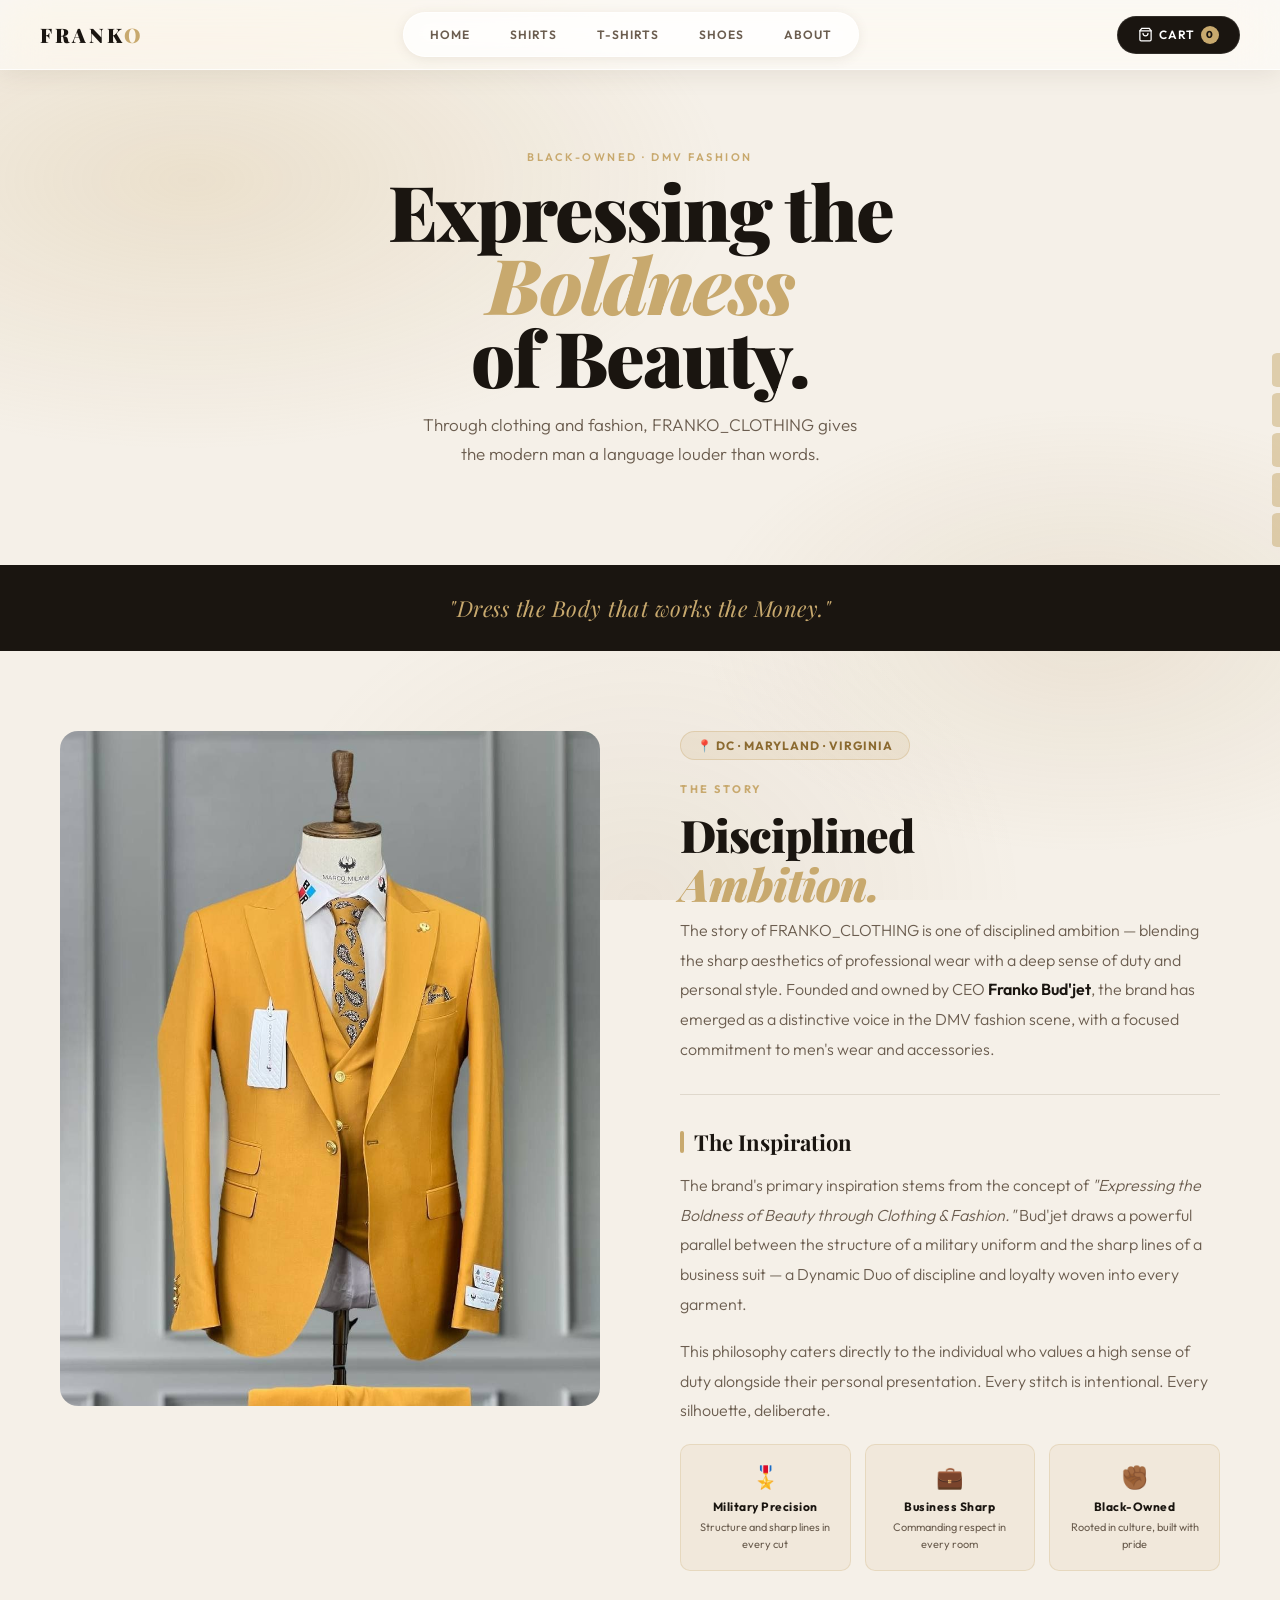
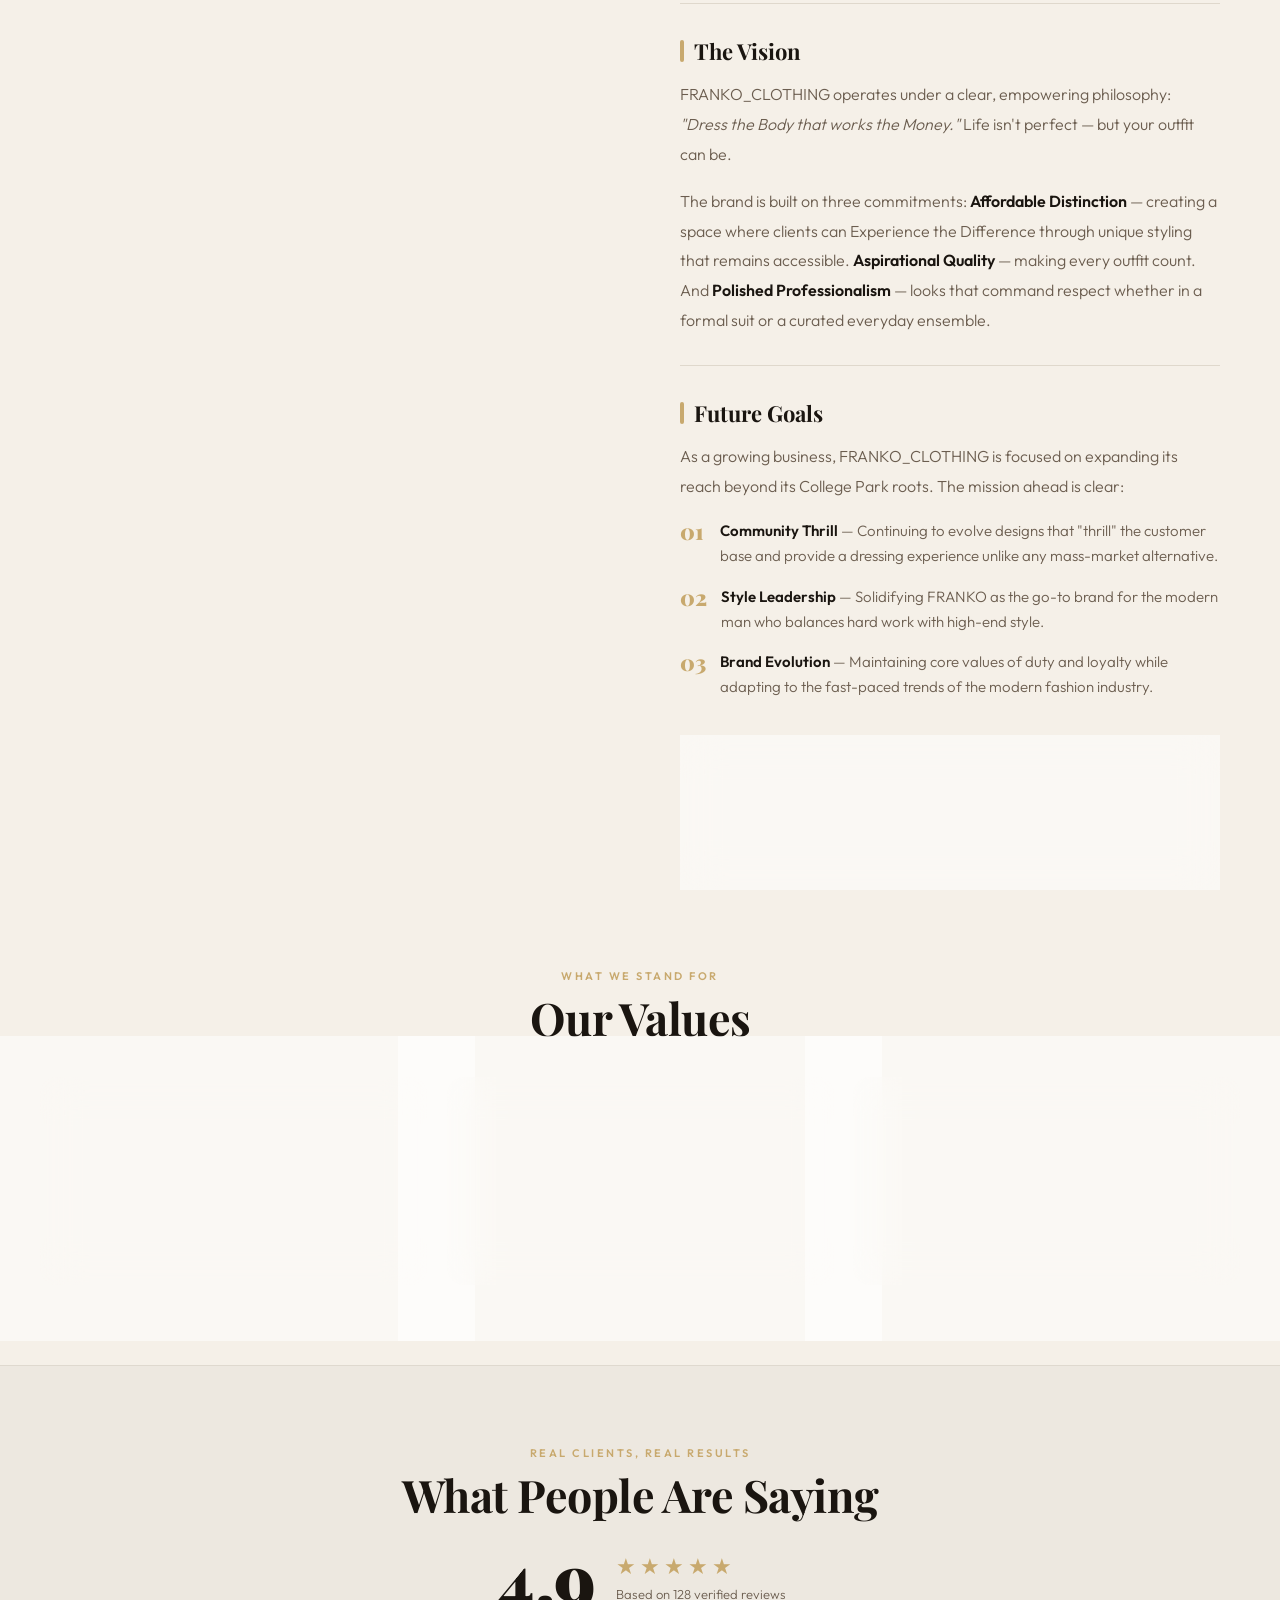
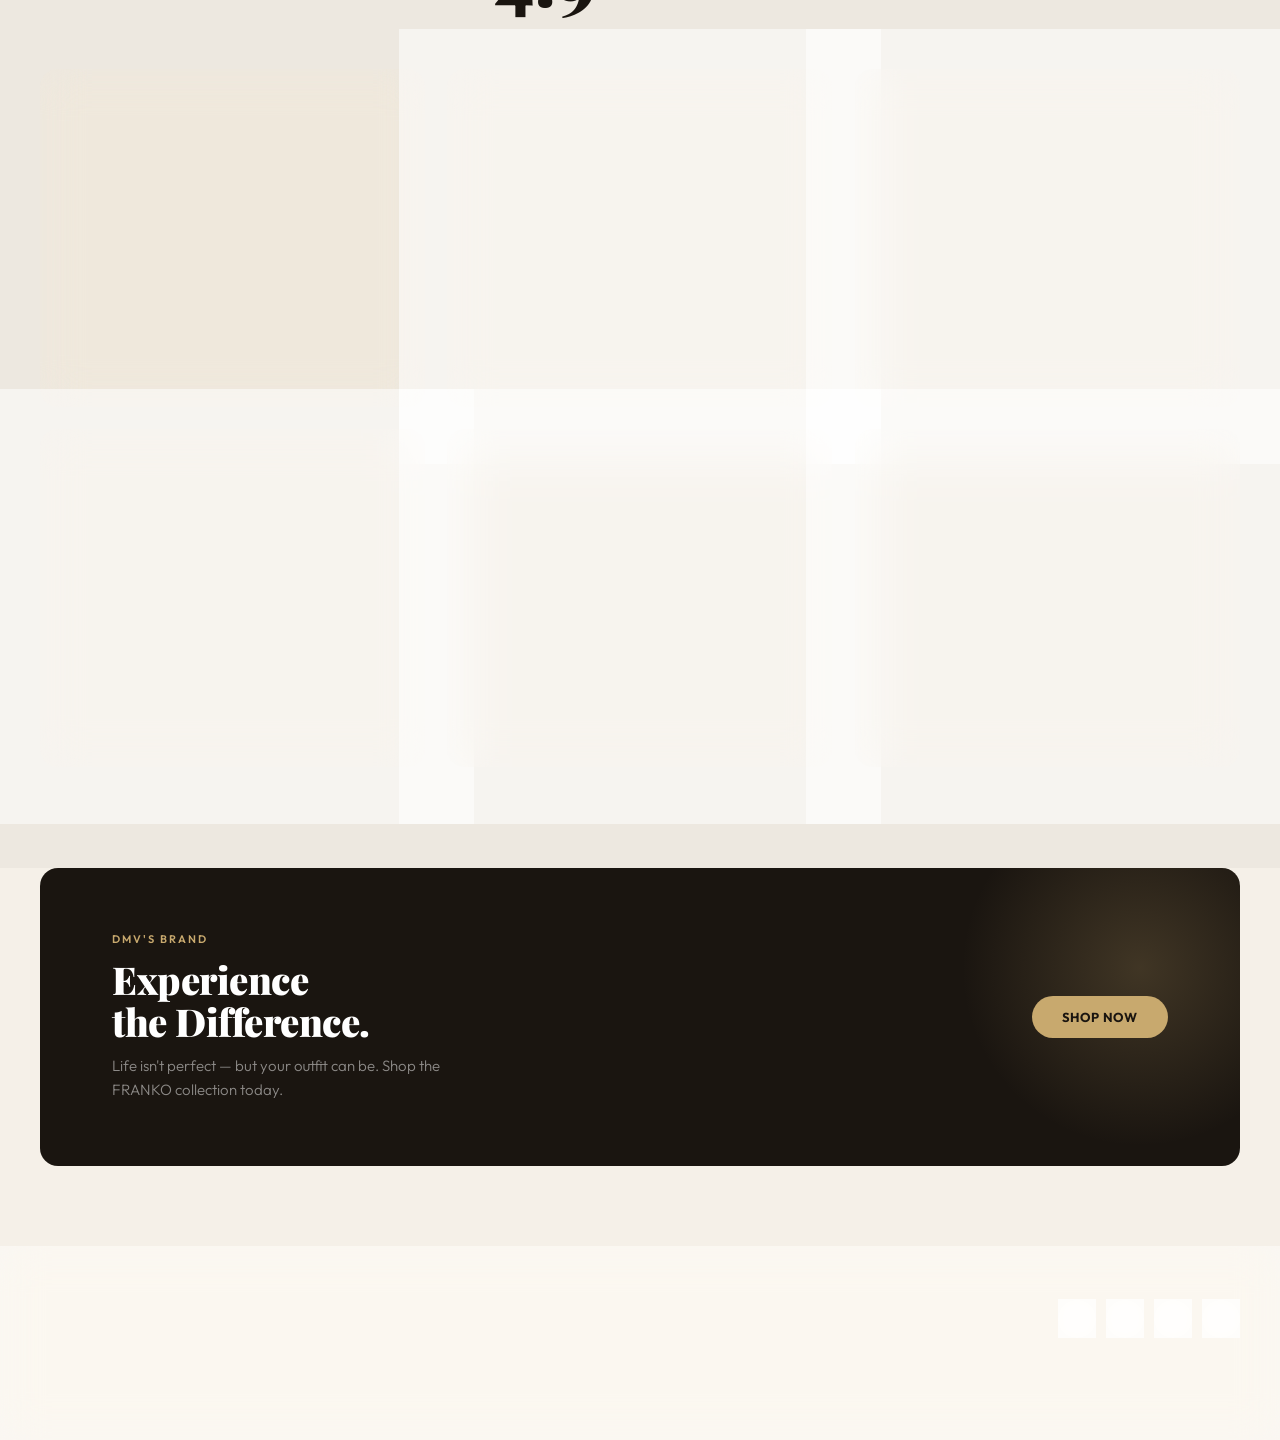
<file: pages/about.html>
<!DOCTYPE html>
<html lang="en">
<head>
<meta charset="UTF-8">
<meta name="viewport" content="width=device-width, initial-scale=1.0">
<title>FRANKO CLOTHING — About</title>
<link rel="stylesheet" href="../css/style.css">
<style>
.about-quote-bar {
  background: var(--dark);
  padding: 28px 40px;
  text-align: center;
}
.about-quote-bar p {
  font-family: var(--fd);
  font-size: clamp(16px, 2.2vw, 22px);
  font-style: italic;
  color: var(--accent);
  letter-spacing: 0.5px;
}

.story-section {
  padding: 80px 40px;
  display: grid;
  grid-template-columns: 1fr 1fr;
  gap: 80px;
  align-items: start;
  max-width: 1240px;
  margin: 0 auto;
}
.story-img {
  border-radius: var(--r);
  overflow: hidden;
  position: sticky;
  top: 90px;
  aspect-ratio: 4/5;
}
.story-img img { width: 100%; height: 100%; object-fit: cover; display: block; }

.story-content h2 {
  font-family: var(--fd);
  font-size: clamp(30px, 3.5vw, 46px);
  font-weight: 900;
  color: var(--dark);
  line-height: 1.1;
  letter-spacing: -1px;
  margin-bottom: 8px;
}
.story-content h2 em { font-style: italic; color: var(--accent); }
.story-eyebrow {
  font-size: 11px; font-weight: 700;
  letter-spacing: 2.5px; text-transform: uppercase;
  color: var(--accent); margin-bottom: 14px;
}
.story-content p {
  font-size: 16px; color: var(--mid);
  font-weight: 300; line-height: 1.85;
  margin-bottom: 18px;
}
.story-divider {
  border: none;
  border-top: 1px solid rgba(100,80,50,.15);
  margin: 30px 0;
}
.story-sub {
  font-family: var(--fd);
  font-size: 22px; font-weight: 700;
  color: var(--dark); margin-bottom: 14px;
  margin-top: 32px;
  display: flex; align-items: center; gap: 10px;
}
.story-sub::before {
  content: '';
  width: 4px; height: 22px;
  background: var(--accent);
  border-radius: 2px;
  flex-shrink: 0;
}

.dmv-badge {
  display: inline-flex; align-items: center; gap: 8px;
  padding: 6px 16px; border-radius: var(--r-pill);
  background: rgba(200,169,110,.15); border: 1px solid rgba(200,169,110,.35);
  font-size: 12px; font-weight: 700; color: #8b6a30;
  letter-spacing: 1px; text-transform: uppercase; margin-bottom: 22px;
}

.pillars-grid {
  display: grid; grid-template-columns: repeat(3, 1fr);
  gap: 14px; margin: 18px 0 32px;
}
.pillar {
  padding: 18px 14px;
  border-radius: var(--r-sm);
  background: rgba(200,169,110,.1);
  border: 1px solid rgba(200,169,110,.25);
  text-align: center;
}
.pillar-icon { font-size: 22px; margin-bottom: 8px; }
.pillar-label { font-size: 12px; font-weight: 700; color: var(--dark); letter-spacing: .5px; line-height: 1.3; }
.pillar-desc { font-size: 11px; color: var(--mid); margin-top: 5px; line-height: 1.5; }

.goals-list { list-style: none; display: flex; flex-direction: column; gap: 16px; margin-top: 16px; }
.goals-list li {
  display: flex; gap: 14px; align-items: flex-start;
  font-size: 15px; color: var(--mid); font-weight: 300; line-height: 1.65;
}
.goal-num {
  font-family: var(--fd); font-size: 22px; font-weight: 900;
  color: var(--accent); line-height: 1.1; flex-shrink: 0; min-width: 26px;
}
.goals-list li strong { color: var(--dark); font-weight: 600; }

.founder-card {
  margin-top: 36px;
  padding: 22px;
  border-radius: var(--r);
  background: var(--glass);
  backdrop-filter: blur(20px);
  border: 1px solid var(--gb);
  display: flex;
  gap: 16px;
  align-items: flex-start;
}
.founder-avatar {
  width: 60px; height: 60px; border-radius: 50%;
  overflow: hidden; flex-shrink: 0;
  border: 2px solid var(--accent);
  background: linear-gradient(135deg, var(--dark), var(--dark2));
  display: flex; align-items: center; justify-content: center;
  font-family: var(--fd); font-size: 22px; font-weight: 900;
  color: var(--accent);
}
.founder-name {
  font-family: var(--fd); font-size: 17px; font-weight: 700;
  color: var(--dark); margin-bottom: 3px;
}
.founder-title { font-size: 11px; color: var(--accent); font-weight: 700; letter-spacing: 1.2px; text-transform: uppercase; margin-bottom: 6px; }
.founder-bio { font-size: 13px; color: var(--mid); line-height: 1.6; font-weight: 300; }

/* ── REVIEWS ── */
.reviews-section {
  padding: 80px 40px 100px;
  background: rgba(26,21,16,.03);
  border-top: 1px solid rgba(100,80,50,.1);
}
.reviews-header { text-align: center; margin-bottom: 56px; }
.overall-score {
  display: flex; align-items: center; justify-content: center;
  gap: 20px; margin-top: 22px; flex-wrap: wrap;
}
.score-big {
  font-family: var(--fd); font-size: 72px; font-weight: 900;
  color: var(--dark); line-height: 1;
}
.score-right { text-align: left; }
.stars-row { display: flex; gap: 4px; margin-bottom: 6px; }
.star-f { color: var(--accent); font-size: 22px; }
.star-h { color: var(--accent); font-size: 22px; opacity: .6; }
.score-count { font-size: 13px; color: var(--mid); font-weight: 300; }

.reviews-grid {
  display: grid;
  grid-template-columns: repeat(3, 1fr);
  gap: 22px;
}
.review-card {
  padding: 28px;
  border-radius: var(--r);
  background: var(--glass);
  backdrop-filter: blur(22px) saturate(150%);
  -webkit-backdrop-filter: blur(22px) saturate(150%);
  border: 1px solid var(--gb);
  box-shadow: var(--gs);
  transition: transform .3s cubic-bezier(.22,.68,0,1.2), box-shadow .3s;
  display: flex; flex-direction: column;
}
.review-card:hover { transform: translateY(-6px); box-shadow: var(--gs-lg); }

.review-stars { display: flex; gap: 3px; margin-bottom: 16px; }
.review-stars .s { font-size: 13px; color: var(--accent); }

.review-quote {
  font-family: var(--fd);
  font-size: 52px; color: var(--accent);
  line-height: .5; margin-bottom: 10px;
}
.review-text {
  font-size: 15px; color: var(--mid);
  font-weight: 300; line-height: 1.75;
  font-style: italic; flex: 1;
  margin-bottom: 22px;
}
.review-author {
  display: flex; align-items: center; gap: 12px;
  border-top: 1px solid rgba(100,80,50,.1);
  padding-top: 18px;
}
.author-initials {
  width: 40px; height: 40px; border-radius: 50%;
  display: flex; align-items: center; justify-content: center;
  font-size: 13px; font-weight: 800;
  flex-shrink: 0; font-family: var(--fd);
}
.author-name { font-size: 14px; font-weight: 600; color: var(--dark); margin-bottom: 2px; }
.author-location { font-size: 12px; color: var(--mid); font-weight: 300; }
.verified {
  margin-left: auto; flex-shrink: 0;
  font-size: 10px; font-weight: 700;
  letter-spacing: .5px; text-transform: uppercase;
  color: #4a7c4a; background: rgba(74,124,74,.12);
  padding: 3px 10px; border-radius: var(--r-pill);
}
.review-card.dark {
  background: var(--dark);
  border-color: rgba(200,169,110,.25);
}
.review-card.dark .review-text { color: rgba(245,240,232,.6); }
.review-card.dark .review-quote { color: var(--accent); }
.review-card.dark .author-name { color: var(--white); }
.review-card.dark .author-location { color: rgba(245,240,232,.38); }
.review-card.dark .review-author { border-color: rgba(255,255,255,.07); }
.review-card.dark .review-stars .s { color: var(--accent); }

@media (max-width: 1024px) {
  .story-section { grid-template-columns: 1fr; gap: 40px; }
  .story-img { position: static; aspect-ratio: 16/9; }
  .reviews-grid { grid-template-columns: repeat(2, 1fr); }
  .pillars-grid { grid-template-columns: 1fr 1fr; }
}
@media (max-width: 768px) {
  .story-section { padding: 60px 20px; }
  .reviews-section { padding: 60px 20px 80px; }
  .about-quote-bar { padding: 22px 20px; }
  .reviews-grid { grid-template-columns: 1fr; }
  .pillars-grid { grid-template-columns: 1fr 1fr; }
}
@media (max-width: 480px) {
  .pillars-grid { grid-template-columns: 1fr; }
}
</style>
</head>
<body>

<nav class="main-nav">
  <a href="../index.html" class="nav-logo">Frank<span>o</span></a>
  <ul class="nav-links">
    <li><a href="../index.html">Home</a></li>
    <li><a href="shirts.html">Shirts</a></li>
    <li><a href="tshirts.html">T-Shirts</a></li>
    <li><a href="shoes.html">Shoes</a></li>
    <li><a href="about.html">About</a></li>
  </ul>
  <div class="nav-right">
    <a href="#" class="nav-cart">
      <svg viewBox="0 0 24 24" fill="none" stroke="currentColor" stroke-width="2" stroke-linecap="round"><path d="M6 2L3 6v14a2 2 0 0 0 2 2h14a2 2 0 0 0 2-2V6l-3-4z"/><line x1="3" y1="6" x2="21" y2="6"/><path d="M16 10a4 4 0 0 1-8 0"/></svg>
      Cart <span class="cart-count">0</span>
    </a>
    <button class="hamburger" aria-label="Menu">
      <span></span><span></span><span></span>
    </button>
  </div>
</nav>

<div class="mobile-menu">
  <a href="../index.html">Home</a>
  <a href="shirts.html">Shirts</a>
  <a href="tshirts.html">T-Shirts</a>
  <a href="shoes.html">Shoes</a>
  <a href="about.html">About</a>
</div>

<div class="page-indicator">
  <a class="pi-item" href="../index.html"><span class="pi-label">Home</span><span class="pi-dot"></span></a>
  <a class="pi-item" href="shirts.html"><span class="pi-label">Shirts</span><span class="pi-dot"></span></a>
  <a class="pi-item" href="tshirts.html"><span class="pi-label">T-Shirts</span><span class="pi-dot"></span></a>
  <a class="pi-item" href="shoes.html"><span class="pi-label">Shoes</span><span class="pi-dot"></span></a>
  <a class="pi-item" href="about.html"><span class="pi-label">About</span><span class="pi-dot"></span></a>
</div>

<div class="page-wrapper">

  <!-- HERO -->
  <div class="page-hero">
    <div class="section-tag fade-up d1">Black-Owned · DMV Fashion</div>
    <h1 class="fade-up d2">Expressing the<br><em>Boldness</em><br>of Beauty.</h1>
    <p class="fade-up d3">Through clothing and fashion, FRANKO_CLOTHING gives the modern man a language louder than words.</p>
  </div>

  <!-- QUOTE BAR -->
  <div class="about-quote-bar">
    <p>"Dress the Body that works the Money."</p>
  </div>

  <!-- STORY SECTION -->
  <div class="story-section">
    <div class="story-img">
      <img src="/images/suits/IMG_20260327_170006_142.jpg" alt="Franko Clothing — disciplined style">
    </div>

    <div class="story-content">
      <div class="dmv-badge">📍 DC · Maryland · Virginia</div>

      <div class="story-eyebrow">The Story</div>
      <h2>Disciplined<br><em>Ambition.</em></h2>
      <p>The story of FRANKO_CLOTHING is one of disciplined ambition — blending the sharp aesthetics of professional wear with a deep sense of duty and personal style. Founded and owned by CEO <strong style="color:var(--dark);font-weight:600;">Franko Bud'jet</strong>, the brand has emerged as a distinctive voice in the DMV fashion scene, with a focused commitment to men's wear and accessories.</p>

      <hr class="story-divider">

      <div class="story-sub">The Inspiration</div>
      <p>The brand's primary inspiration stems from the concept of <em>"Expressing the Boldness of Beauty through Clothing & Fashion."</em> Bud'jet draws a powerful parallel between the structure of a military uniform and the sharp lines of a business suit — a Dynamic Duo of discipline and loyalty woven into every garment.</p>
      <p>This philosophy caters directly to the individual who values a high sense of duty alongside their personal presentation. Every stitch is intentional. Every silhouette, deliberate.</p>

      <div class="pillars-grid">
        <div class="pillar">
          <div class="pillar-icon">🎖️</div>
          <div class="pillar-label">Military Precision</div>
          <div class="pillar-desc">Structure and sharp lines in every cut</div>
        </div>
        <div class="pillar">
          <div class="pillar-icon">💼</div>
          <div class="pillar-label">Business Sharp</div>
          <div class="pillar-desc">Commanding respect in every room</div>
        </div>
        <div class="pillar">
          <div class="pillar-icon">✊🏾</div>
          <div class="pillar-label">Black-Owned</div>
          <div class="pillar-desc">Rooted in culture, built with pride</div>
        </div>
      </div>

      <hr class="story-divider">

      <div class="story-sub">The Vision</div>
      <p>FRANKO_CLOTHING operates under a clear, empowering philosophy: <em>"Dress the Body that works the Money."</em> Life isn't perfect — but your outfit can be.</p>
      <p>The brand is built on three commitments: <strong style="color:var(--dark);font-weight:600;">Affordable Distinction</strong> — creating a space where clients can Experience the Difference through unique styling that remains accessible. <strong style="color:var(--dark);font-weight:600;">Aspirational Quality</strong> — making every outfit count. And <strong style="color:var(--dark);font-weight:600;">Polished Professionalism</strong> — looks that command respect whether in a formal suit or a curated everyday ensemble.</p>

      <hr class="story-divider">

      <div class="story-sub">Future Goals</div>
      <p>As a growing business, FRANKO_CLOTHING is focused on expanding its reach beyond its College Park roots. The mission ahead is clear:</p>
      <ul class="goals-list">
        <li>
          <span class="goal-num">01</span>
          <span><strong>Community Thrill</strong> — Continuing to evolve designs that "thrill" the customer base and provide a dressing experience unlike any mass-market alternative.</span>
        </li>
        <li>
          <span class="goal-num">02</span>
          <span><strong>Style Leadership</strong> — Solidifying FRANKO as the go-to brand for the modern man who balances hard work with high-end style.</span>
        </li>
        <li>
          <span class="goal-num">03</span>
          <span><strong>Brand Evolution</strong> — Maintaining core values of duty and loyalty while adapting to the fast-paced trends of the modern fashion industry.</span>
        </li>
      </ul>

      <!-- FOUNDER CARD -->
      <div class="founder-card">
        <div class="founder-avatar">FB</div>
        <div>
          <div class="founder-name">Franko Bud'jet</div>
          <div class="founder-title">Founder & CEO — FRANKO_CLOTHING</div>
          <div class="founder-bio">A visionary rooted in the DMV, Franko built this brand on the belief that clothing is more than fabric — it's a statement of who you are and what you stand for. Every collection is a reflection of that conviction.</div>
        </div>
      </div>
    </div>
  </div>

  <!-- VALUES -->
  <div style="padding: 0 40px 20px; text-align: center;">
    <div class="section-tag">What We Stand For</div>
    <h2 class="section-title">Our Values</h2>
  </div>
  <div class="values-grid">
    <div class="value-card">
      <div class="value-icon">🎖️</div>
      <h4>Duty & Loyalty</h4>
      <p>Every garment is built on the same principles as a uniform — precision, loyalty to craft, and the discipline to never cut corners.</p>
    </div>
    <div class="value-card">
      <div class="value-icon">💡</div>
      <h4>Affordable Distinction</h4>
      <p>Premium style shouldn't be a privilege. We make it accessible so every man can Experience the Difference without compromise.</p>
    </div>
    <div class="value-card">
      <div class="value-icon">✊🏾</div>
      <h4>Community Rooted</h4>
      <p>Born in College Park, built for the DMV. We're proud to represent our community and carry that pride into every collection.</p>
    </div>
  </div>

  <!-- ── CUSTOMER REVIEWS ── -->
  <section class="reviews-section">
    <div class="reviews-header">
      <div class="section-tag">Real Clients, Real Results</div>
      <h2 class="section-title">What People Are Saying</h2>
      <div class="overall-score">
        <span class="score-big">4.9</span>
        <div class="score-right">
          <div class="stars-row">
            <span class="star-f">★</span><span class="star-f">★</span><span class="star-f">★</span><span class="star-f">★</span><span class="star-f">★</span>
          </div>
          <div class="score-count">Based on 128 verified reviews</div>
        </div>
      </div>
    </div>

    <div class="reviews-grid">

      <!-- Review 1 — Featured dark -->
      <div class="review-card dark">
        <div class="review-stars"><span class="s">★</span><span class="s">★</span><span class="s">★</span><span class="s">★</span><span class="s">★</span></div>
        <div class="review-quote">"</div>
        <p class="review-text">Walked into my interview wearing the Oxford Classic and got the job. People kept asking where I got the shirt. FRANKO hits different — you can feel the quality and the intention behind every piece.</p>
        <div class="review-author">
          <div class="author-initials" style="background:rgba(200,169,110,.2);color:var(--accent);">DW</div>
          <div>
            <div class="author-name" style="color:white;">Darius W.</div>
            <div class="author-location">Washington, DC</div>
          </div>
          <span class="verified">✓ Verified</span>
        </div>
      </div>

      <!-- Review 2 -->
      <div class="review-card">
        <div class="review-stars"><span class="s">★</span><span class="s">★</span><span class="s">★</span><span class="s">★</span><span class="s">★</span></div>
        <div class="review-quote">"</div>
        <p class="review-text">I've been looking for a brand that understood the DMV man — someone who works hard and wants to dress sharp without spending designer prices. FRANKO is exactly that. My whole wardrobe is FRANKO now.</p>
        <div class="review-author">
          <div class="author-initials" style="background:rgba(26,21,16,.08);color:var(--dark);">MJ</div>
          <div>
            <div class="author-name">Marcus J.</div>
            <div class="author-location">College Park, MD</div>
          </div>
          <span class="verified">✓ Verified</span>
        </div>
      </div>

      <!-- Review 3 -->
      <div class="review-card">
        <div class="review-stars"><span class="s">★</span><span class="s">★</span><span class="s">★</span><span class="s">★</span><span class="s">★</span></div>
        <div class="review-quote">"</div>
        <p class="review-text">The linen shirt I ordered was exactly what I needed for the summer — clean, breathable, and looked polished without trying too hard. Fast shipping, great packaging. Will be ordering again.</p>
        <div class="review-author">
          <div class="author-initials" style="background:rgba(200,169,110,.15);color:#8b6a30;">KA</div>
          <div>
            <div class="author-name">Kevin A.</div>
            <div class="author-location">Silver Spring, MD</div>
          </div>
          <span class="verified">✓ Verified</span>
        </div>
      </div>

      <!-- Review 4 -->
      <div class="review-card">
        <div class="review-stars"><span class="s">★</span><span class="s">★</span><span class="s">★</span><span class="s">★</span><span class="s">★</span></div>
        <div class="review-quote">"</div>
        <p class="review-text">Bought the Canvas Low sneakers and three shirts. Every single piece was perfectly presented. The brand vision really comes through — you can tell Franko genuinely cares about what he puts out into the world.</p>
        <div class="review-author">
          <div class="author-initials" style="background:rgba(74,124,74,.12);color:#3a6a3a;">TP</div>
          <div>
            <div class="author-name">Terrence P.</div>
            <div class="author-location">Alexandria, VA</div>
          </div>
          <span class="verified">✓ Verified</span>
        </div>
      </div>

      <!-- Review 5 -->
      <div class="review-card">
        <div class="review-stars"><span class="s">★</span><span class="s">★</span><span class="s">★</span><span class="s">★</span><span class="s">★</span></div>
        <div class="review-quote">"</div>
        <p class="review-text">Real talk — this brand gets it. The Military-meets-Business aesthetic is something I didn't know I needed until I wore it. My colleagues thought I was wearing something European. FRANKO is on another level.</p>
        <div class="review-author">
          <div class="author-initials" style="background:rgba(200,169,110,.15);color:#8b6a30;">RC</div>
          <div>
            <div class="author-name">Rashad C.</div>
            <div class="author-location">Baltimore, MD</div>
          </div>
          <span class="verified">✓ Verified</span>
        </div>
      </div>

      <!-- Review 6 -->
      <div class="review-card">
        <div class="review-stars"><span class="s">★</span><span class="s">★</span><span class="s">★</span><span class="s">★</span><span class="s">★</span></div>
        <div class="review-quote">"</div>
        <p class="review-text">As someone who's always struggled to find clothes that fit right and look right, FRANKO was a revelation. The fit is tailored without being restrictive. I wear the Oxford Slim to every client meeting now.</p>
        <div class="review-author">
          <div class="author-initials" style="background:rgba(26,21,16,.08);color:var(--dark);">JB</div>
          <div>
            <div class="author-name">Jerome B.</div>
            <div class="author-location">Rockville, MD</div>
          </div>
          <span class="verified">✓ Verified</span>
        </div>
      </div>

    </div>
  </section>

  <!-- CTA -->
  <div class="promo-banner" style="margin-top: 0;">
    <div>
      <div class="banner-tag">DMV's Brand</div>
      <div class="banner-title">Experience<br>the Difference.</div>
      <div class="banner-sub">Life isn't perfect — but your outfit can be. Shop the FRANKO collection today.</div>
    </div>
    <a href="shirts.html" class="btn btn-accent">Shop Now</a>
  </div>

</div>

<footer>
  <div class="footer-top">
    <div><a href="../index.html" class="footer-logo">Frank<span>o</span></a><div class="footer-tagline">Expressing the Boldness of Beauty.</div></div>
    <nav class="footer-nav"><a href="../index.html">Home</a><a href="shirts.html">Shirts</a><a href="tshirts.html">T-Shirts</a><a href="shoes.html">Shoes</a><a href="about.html">About</a></nav>
    <div class="footer-socials"><a href="#" class="social-btn">F</a><a href="#" class="social-btn">In</a><a href="#" class="social-btn">X</a><a href="#" class="social-btn">G</a></div>
  </div>
  <div class="footer-bottom">
    <p>© 2025 FRANKO_CLOTHING. All rights reserved. Black-Owned · DMV.</p>
    <div class="footer-links"><a href="#">Privacy</a><a href="#">Terms</a><a href="#">Shipping</a></div>
  </div>
</footer>

<script src="../js/main.js"></script>
</body>
</html>
</file>
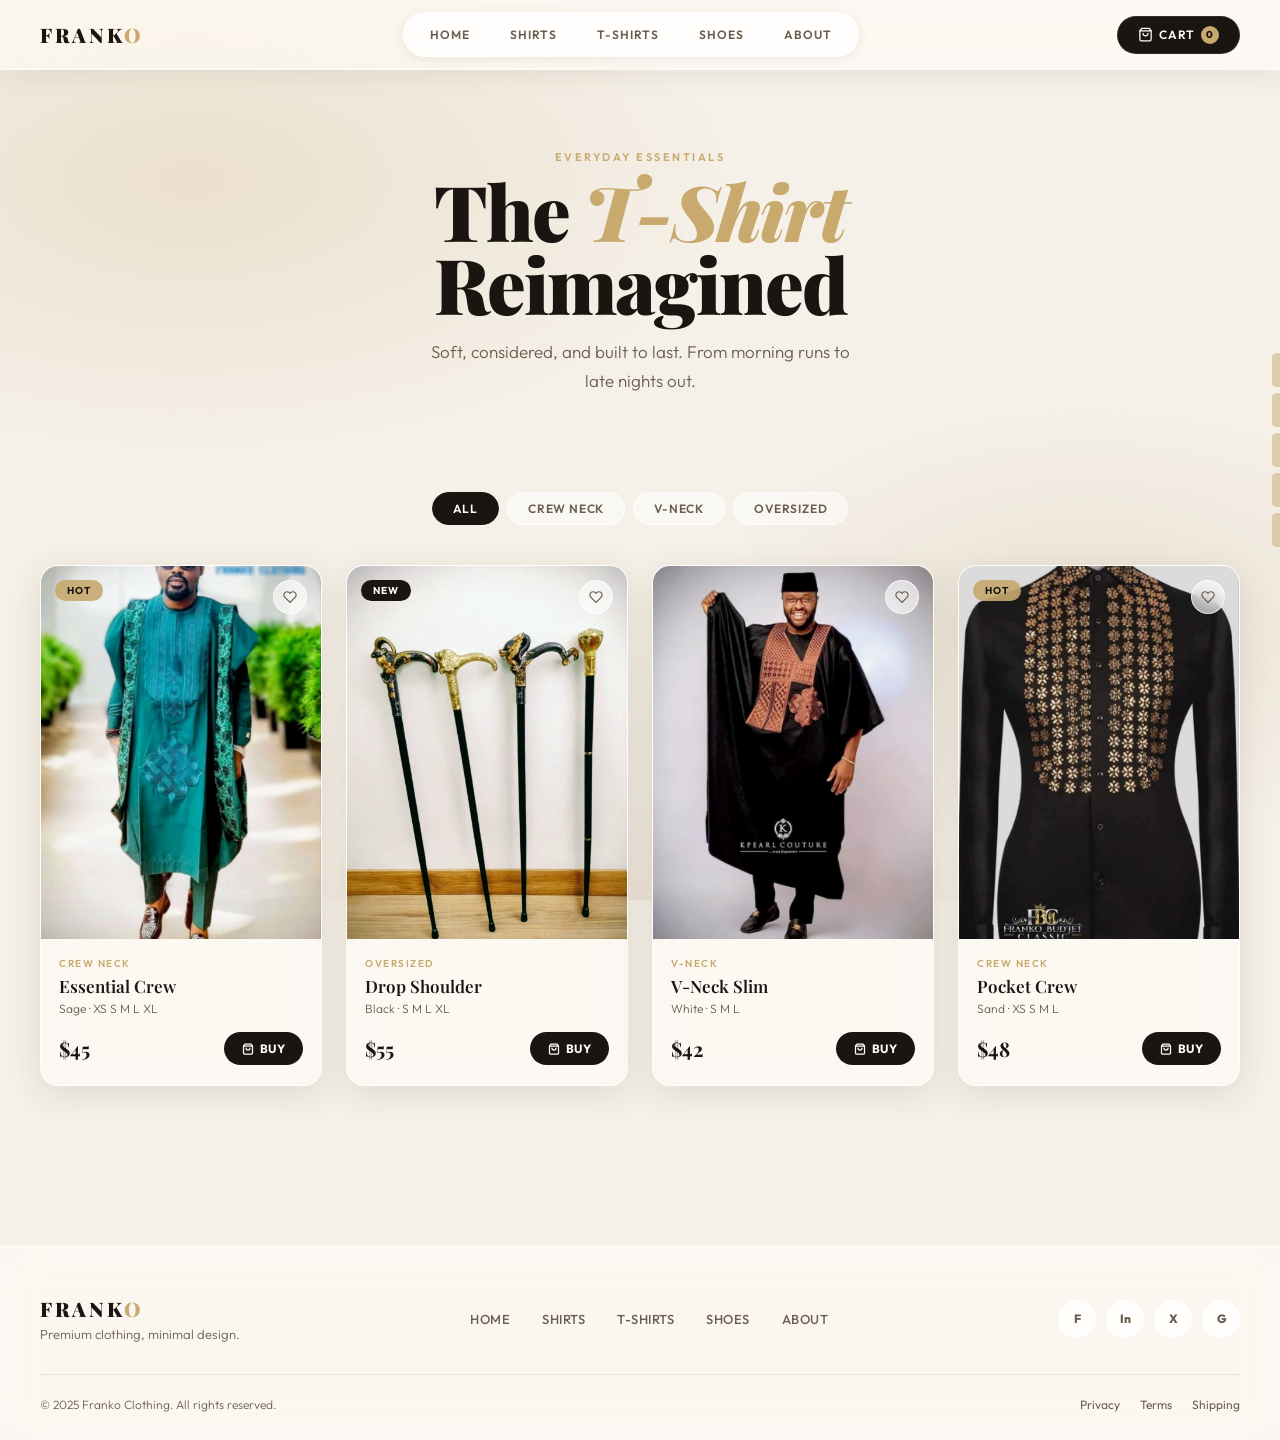
<file: pages/tshirts.html>
<!DOCTYPE html>
<html lang="en">
<head>
<meta charset="UTF-8">
<meta name="viewport" content="width=device-width, initial-scale=1.0">
<title>FRANKO CLOTHING — T-Shirts</title>
<link rel="stylesheet" href="../css/style.css">
</head>
<body>

<nav class="main-nav">
  <a href="../index.html" class="nav-logo">Frank<span>o</span></a>
  <ul class="nav-links">
    <li><a href="../index.html">Home</a></li>
    <li><a href="shirts.html">Shirts</a></li>
    <li><a href="tshirts.html">T-Shirts</a></li>
    <li><a href="shoes.html">Shoes</a></li>
    <li><a href="about.html">About</a></li>
  </ul>
  <div class="nav-right">
    <a href="#" class="nav-cart">
      <svg viewBox="0 0 24 24" fill="none" stroke="currentColor" stroke-width="2" stroke-linecap="round"><path d="M6 2L3 6v14a2 2 0 0 0 2 2h14a2 2 0 0 0 2-2V6l-3-4z"/><line x1="3" y1="6" x2="21" y2="6"/><path d="M16 10a4 4 0 0 1-8 0"/></svg>
      Cart <span class="cart-count">0</span>
    </a>
    <button class="hamburger" aria-label="Menu">
      <span></span><span></span><span></span>
    </button>
  </div>
</nav>

<div class="mobile-menu">
  <a href="../index.html">Home</a>
  <a href="shirts.html">Shirts</a>
  <a href="tshirts.html">T-Shirts</a>
  <a href="shoes.html">Shoes</a>
  <a href="about.html">About</a>
</div>

<div class="page-indicator">
  <a class="pi-item" href="../index.html"><span class="pi-label">Home</span><span class="pi-dot"></span></a>
  <a class="pi-item" href="shirts.html"><span class="pi-label">Shirts</span><span class="pi-dot"></span></a>
  <a class="pi-item" href="tshirts.html"><span class="pi-label">T-Shirts</span><span class="pi-dot"></span></a>
  <a class="pi-item" href="shoes.html"><span class="pi-label">Shoes</span><span class="pi-dot"></span></a>
  <a class="pi-item" href="about.html"><span class="pi-label">About</span><span class="pi-dot"></span></a>
</div>

<div class="page-wrapper">

  <div class="page-hero">
    <div class="section-tag fade-up d1">Everyday Essentials</div>
    <h1 class="fade-up d2">The <em>T-Shirt</em><br>Reimagined</h1>
    <p class="fade-up d3">Soft, considered, and built to last. From morning runs to late nights out.</p>
  </div>

  <div class="filter-bar fade-up d4">
    <button class="filter-btn active" data-filter="all">All</button>
    <button class="filter-btn" data-filter="crew">Crew Neck</button>
    <button class="filter-btn" data-filter="vneck">V-Neck</button>
    <button class="filter-btn" data-filter="oversized">Oversized</button>
  </div>

  <div style="padding: 0 40px 80px;">
    <div class="product-grid">

      <div class="product-card" data-cat="crew">
        <div class="card-img">
          <img src="/images/IMG_20260326_074404_854.jpg" alt="Essential Crew">
          <span class="card-badge badge-hot">Hot</span>
          <button class="card-wish"><svg viewBox="0 0 24 24" fill="none" stroke="currentColor" stroke-width="2" stroke-linecap="round"><path d="M20.84 4.61a5.5 5.5 0 0 0-7.78 0L12 5.67l-1.06-1.06a5.5 5.5 0 0 0-7.78 7.78l1.06 1.06L12 21.23l7.78-7.78 1.06-1.06a5.5 5.5 0 0 0 0-7.78z"/></svg></button>
        </div>
        <div class="card-body">
          <div class="card-category">Crew Neck</div>
          <div class="card-name">Essential Crew</div>
          <div class="card-variant">Sage · XS S M L XL</div>
          <div class="card-footer">
            <span class="card-price">$45</span>
            <button class="btn-buy"><svg viewBox="0 0 24 24" fill="none" stroke="currentColor" stroke-width="2.5" stroke-linecap="round"><path d="M6 2L3 6v14a2 2 0 0 0 2 2h14a2 2 0 0 0 2-2V6l-3-4z"/><line x1="3" y1="6" x2="21" y2="6"/><path d="M16 10a4 4 0 0 1-8 0"/></svg>Buy</button>
          </div>
        </div>
      </div>

      <div class="product-card" data-cat="oversized">
        <div class="card-img">
          <img src="/images/IMG_20260326_074405_412.jpg" alt="Oversized Drop">
          <span class="card-badge badge-new">New</span>
          <button class="card-wish"><svg viewBox="0 0 24 24" fill="none" stroke="currentColor" stroke-width="2" stroke-linecap="round"><path d="M20.84 4.61a5.5 5.5 0 0 0-7.78 0L12 5.67l-1.06-1.06a5.5 5.5 0 0 0-7.78 7.78l1.06 1.06L12 21.23l7.78-7.78 1.06-1.06a5.5 5.5 0 0 0 0-7.78z"/></svg></button>
        </div>
        <div class="card-body">
          <div class="card-category">Oversized</div>
          <div class="card-name">Drop Shoulder</div>
          <div class="card-variant">Black · S M L XL</div>
          <div class="card-footer">
            <span class="card-price">$55</span>
            <button class="btn-buy"><svg viewBox="0 0 24 24" fill="none" stroke="currentColor" stroke-width="2.5" stroke-linecap="round"><path d="M6 2L3 6v14a2 2 0 0 0 2 2h14a2 2 0 0 0 2-2V6l-3-4z"/><line x1="3" y1="6" x2="21" y2="6"/><path d="M16 10a4 4 0 0 1-8 0"/></svg>Buy</button>
          </div>
        </div>
      </div>

      <div class="product-card" data-cat="vneck">
        <div class="card-img">
          <img src="/images/IMG_20260326_074405_065.jpg" alt="V-Neck Slim">
          <button class="card-wish"><svg viewBox="0 0 24 24" fill="none" stroke="currentColor" stroke-width="2" stroke-linecap="round"><path d="M20.84 4.61a5.5 5.5 0 0 0-7.78 0L12 5.67l-1.06-1.06a5.5 5.5 0 0 0-7.78 7.78l1.06 1.06L12 21.23l7.78-7.78 1.06-1.06a5.5 5.5 0 0 0 0-7.78z"/></svg></button>
        </div>
        <div class="card-body">
          <div class="card-category">V-Neck</div>
          <div class="card-name">V-Neck Slim</div>
          <div class="card-variant">White · S M L</div>
          <div class="card-footer">
            <span class="card-price">$42</span>
            <button class="btn-buy"><svg viewBox="0 0 24 24" fill="none" stroke="currentColor" stroke-width="2.5" stroke-linecap="round"><path d="M6 2L3 6v14a2 2 0 0 0 2 2h14a2 2 0 0 0 2-2V6l-3-4z"/><line x1="3" y1="6" x2="21" y2="6"/><path d="M16 10a4 4 0 0 1-8 0"/></svg>Buy</button>
          </div>
        </div>
      </div>

      <div class="product-card" data-cat="crew">
        <div class="card-img">
          <img src="/images/IMG_20260327_170006_195.jpg" alt="Pocket Crew">
          <span class="card-badge badge-hot">Hot</span>
          <button class="card-wish"><svg viewBox="0 0 24 24" fill="none" stroke="currentColor" stroke-width="2" stroke-linecap="round"><path d="M20.84 4.61a5.5 5.5 0 0 0-7.78 0L12 5.67l-1.06-1.06a5.5 5.5 0 0 0-7.78 7.78l1.06 1.06L12 21.23l7.78-7.78 1.06-1.06a5.5 5.5 0 0 0 0-7.78z"/></svg></button>
        </div>
        <div class="card-body">
          <div class="card-category">Crew Neck</div>
          <div class="card-name">Pocket Crew</div>
          <div class="card-variant">Sand · XS S M L</div>
          <div class="card-footer">
            <span class="card-price">$48</span>
            <button class="btn-buy"><svg viewBox="0 0 24 24" fill="none" stroke="currentColor" stroke-width="2.5" stroke-linecap="round"><path d="M6 2L3 6v14a2 2 0 0 0 2 2h14a2 2 0 0 0 2-2V6l-3-4z"/><line x1="3" y1="6" x2="21" y2="6"/><path d="M16 10a4 4 0 0 1-8 0"/></svg>Buy</button>
          </div>
        </div>
      </div>

    </div>
  </div>
</div>

<footer>
  <div class="footer-top">
    <div><a href="../index.html" class="footer-logo">Frank<span>o</span></a><div class="footer-tagline">Premium clothing, minimal design.</div></div>
    <nav class="footer-nav"><a href="../index.html">Home</a><a href="shirts.html">Shirts</a><a href="tshirts.html">T-Shirts</a><a href="shoes.html">Shoes</a><a href="about.html">About</a></nav>
    <div class="footer-socials"><a href="#" class="social-btn">F</a><a href="#" class="social-btn">In</a><a href="#" class="social-btn">X</a><a href="#" class="social-btn">G</a></div>
  </div>
  <div class="footer-bottom">
    <p>© 2025 Franko Clothing. All rights reserved.</p>
    <div class="footer-links"><a href="#">Privacy</a><a href="#">Terms</a><a href="#">Shipping</a></div>
  </div>
</footer>

<script src="../js/main.js"></script>
</body>
</html>
</file>
<file: css/style.css>
/* ============================================================
   FRANKO CLOTHING — Global Stylesheet
   ============================================================ */

@import url('https://fonts.googleapis.com/css2?family=Playfair+Display:ital,wght@0,600;0,900;1,400;1,700&family=Outfit:wght@300;400;500;600;700&display=swap');

*, *::before, *::after { box-sizing: border-box; margin: 0; padding: 0; }

:root {
  --bg:          #f5f0e8;
  --bg2:         #ede7d9;
  --sand:        #c8b99a;
  --dark:        #1a1510;
  --dark2:       #2e2720;
  --mid:         #6b5d4f;
  --accent:      #c8a96e;
  --accent2:     #e8c987;
  --white:       #ffffff;
  --red:         #c0392b;

  --glass:       rgba(255,255,255,0.52);
  --glass-hover: rgba(255,255,255,0.72);
  --gb:          rgba(255,255,255,0.75);
  --gs:          0 8px 32px rgba(100,80,50,0.14);
  --gs-lg:       0 20px 60px rgba(100,80,50,0.22);

  --r:           18px;
  --r-sm:        10px;
  --r-pill:      100px;

  --fd: 'Playfair Display', serif;
  --fb: 'Outfit', sans-serif;

  --nav-h: 70px;
}

html { scroll-behavior: smooth; }

body {
  font-family: var(--fb);
  background: var(--bg);
  color: var(--dark);
  overflow-x: hidden;
  cursor: pointer; /* hide default cursor — custom cursor via JS */
}

/* ── BACKGROUND MESH ── */
body::before {
  content: '';
  position: fixed; inset: 0;
  background:
    radial-gradient(ellipse 70% 50% at 15% 20%, rgba(200,169,110,.22) 0%, transparent 60%),
    radial-gradient(ellipse 55% 45% at 85% 70%, rgba(180,150,100,.15) 0%, transparent 55%),
    radial-gradient(ellipse 50% 60% at 50% 100%,rgba(160,130,90,.1) 0%, transparent 60%);
  pointer-events: none;
  z-index: 0;
}

* { position: relative; z-index: 1; }

/* ── CUSTOM CURSOR ── */
#cursor {
  pointer-events: none;
  position: fixed;
  z-index: 9999;
  top: 0; left: 0;
  transform: translate(-50%, -50%);
  font-size: 22px;
  transition: transform .12s ease, opacity .2s;
  filter: drop-shadow(0 2px 4px rgba(0,0,0,.3));
  user-select: none;
}
#cursor.clicking { transform: translate(-50%,-50%) scale(0.75); }

/* ── MAIN NAV — scoped to .main-nav, never touches .page-indicator or .footer-nav ── */
nav.main-nav {
  position: fixed;
  top: 0; left: 0; right: 0;
  z-index: 500;
  height: var(--nav-h);
  display: flex;
  align-items: center;
  justify-content: space-between;
  padding: 0 40px;
  background: rgba(255,255,255,0.55);
  backdrop-filter: blur(22px) saturate(180%);
  -webkit-backdrop-filter: blur(22px) saturate(180%);
  border-bottom: 1px solid var(--gb);
  box-shadow: 0 4px 24px rgba(100,80,50,.1);
}

.nav-logo {
  font-family: var(--fd);
  font-size: 20px;
  font-weight: 900;
  color: var(--dark);
  text-decoration: none;
  letter-spacing: 3px;
  text-transform: uppercase;
}

.nav-logo span { color: var(--accent); }

/* pill container */
.nav-links {
  display: flex;
  align-items: center;
  gap: 4px;
  list-style: none;
  background: rgba(255,255,255,0.62);
  backdrop-filter: blur(14px);
  -webkit-backdrop-filter: blur(14px);
  border: 1px solid var(--gb);
  border-radius: var(--r-pill);
  padding: 6px 8px;
  box-shadow: 0 2px 12px rgba(100,80,50,.1);
}

.nav-links a {
  display: inline-block;
  padding: 8px 18px;
  border-radius: var(--r-pill);
  font-size: 12px;
  font-weight: 600;
  letter-spacing: 1px;
  text-transform: uppercase;
  color: var(--mid);
  text-decoration: none;
  transition: all .22s;
  white-space: nowrap;
}

.nav-links a:hover { background: var(--dark); color: var(--white); }
.nav-links a.active { background: var(--dark); color: var(--white); }

.nav-right { display: flex; align-items: center; gap: 12px; }

.nav-cart {
  display: flex; align-items: center; gap: 6px;
  padding: 9px 20px;
  border-radius: var(--r-pill);
  background: var(--dark);
  color: var(--white);
  text-decoration: none;
  font-size: 12px; font-weight: 600;
  letter-spacing: 1px; text-transform: uppercase;
  border: 1px solid rgba(255,255,255,.1);
  transition: all .22s;
}
.nav-cart:hover { background: var(--dark2); transform: translateY(-1px); }
.nav-cart svg { width: 15px; height: 15px; }

.cart-count {
  background: var(--accent);
  color: var(--dark);
  font-size: 10px; font-weight: 800;
  width: 18px; height: 18px;
  border-radius: 50%;
  display: flex; align-items: center; justify-content: center;
}

/* ── PAGE INDICATOR TAB ── */
div.page-indicator {
  position: fixed;
  right: 0;
  top: 50%;
  transform: translateY(-50%);
  z-index: 400;
  display: flex;
  flex-direction: column;
  gap: 6px;
  /* NO padding, NO margin, NO border, NO background */
  padding: 0;
  margin: 0;
  border: none;
  background: none;
  /* strict width — only as wide as the dots themselves */
  width: auto;
  max-width: 160px;
  /* clip anything that overflows */
  overflow: visible;
  pointer-events: none;
}

div.page-indicator .pi-item {
  display: flex;
  align-items: center;
  justify-content: flex-end;
  gap: 0;
  cursor: pointer;
  text-decoration: none;
  pointer-events: all;
  /* each item clips its own content */
  overflow: hidden;
  height: 34px;
  border-radius: 6px 0 0 6px;
}

div.page-indicator .pi-label {
  background: rgba(255,255,255,0.82);
  backdrop-filter: blur(12px);
  -webkit-backdrop-filter: blur(12px);
  border: 1px solid rgba(255,255,255,0.8);
  border-right: none;
  font-size: 11px;
  font-weight: 600;
  letter-spacing: 1px;
  text-transform: uppercase;
  color: var(--mid);
  border-radius: 6px 0 0 6px;
  /* collapsed by default — zero width, zero padding */
  max-width: 0;
  width: 0;
  padding: 0;
  overflow: hidden;
  white-space: nowrap;
  opacity: 0;
  height: 34px;
  display: flex;
  align-items: center;
  transition: max-width .32s ease, width .32s ease, padding .32s ease, opacity .28s ease;
}

div.page-indicator .pi-item:hover .pi-label,
div.page-indicator .pi-item.active .pi-label {
  max-width: 120px;
  width: auto;
  padding: 0 12px;
  opacity: 1;
}

div.page-indicator .pi-dot {
  width: 8px;
  height: 34px;
  flex-shrink: 0;
  /* solid color bar, no border at all */
  background: rgba(200,169,110,0.5);
  border: none;
  outline: none;
  border-radius: 4px 0 0 4px;
  transition: background .22s, width .22s;
}

div.page-indicator .pi-item.active .pi-dot { background: var(--dark); width: 12px; }
div.page-indicator .pi-item:hover .pi-dot { background: var(--accent); }

/* ── HAMBURGER (mobile) ── */
.hamburger {
  display: none;
  flex-direction: column;
  justify-content: center;
  align-items: center;
  gap: 5px;
  width: 40px; height: 40px;
  border-radius: 50%;
  background: rgba(255,255,255,0.65);
  border: 1px solid var(--gb);
  backdrop-filter: blur(10px);
  cursor: none;
  z-index: 600;
  flex-shrink: 0;
}
.hamburger span {
  display: block;
  width: 18px; height: 2px;
  background: var(--dark);
  border-radius: 2px;
  transition: transform .28s ease, opacity .2s;
  transform-origin: center;
}
.hamburger.open span:nth-child(1) { transform: translateY(7px) rotate(45deg); }
.hamburger.open span:nth-child(2) { opacity: 0; transform: scaleX(0); }
.hamburger.open span:nth-child(3) { transform: translateY(-7px) rotate(-45deg); }

/* Mobile drawer */
.mobile-menu {
  display: none;
  position: fixed;
  top: var(--nav-h); left: 0; right: 0;
  z-index: 490;
  background: rgba(245,240,232,0.97);
  backdrop-filter: blur(20px);
  -webkit-backdrop-filter: blur(20px);
  border-bottom: 1px solid var(--gb);
  flex-direction: column;
  padding: 16px 24px 24px;
  gap: 4px;
  box-shadow: 0 8px 32px rgba(100,80,50,0.14);
  transform: translateY(-10px);
  opacity: 0;
  transition: opacity .28s ease, transform .28s ease;
  pointer-events: none;
}
.mobile-menu.open {
  opacity: 1;
  transform: translateY(0);
  pointer-events: all;
}
.mobile-menu a {
  display: block;
  padding: 14px 16px;
  font-size: 15px;
  font-weight: 600;
  letter-spacing: 1px;
  text-transform: uppercase;
  color: var(--mid);
  text-decoration: none;
  border-radius: var(--r-sm);
  transition: all .2s;
}
.mobile-menu a:hover,
.mobile-menu a.active { background: var(--dark); color: var(--white); }

/* ── PAGE WRAPPER ── */
.page-wrapper { padding-top: var(--nav-h); min-height: 100vh; }

/* ── SECTION HEADING ── */
.section-tag {
  font-size: 11px; font-weight: 600;
  letter-spacing: 2.5px; text-transform: uppercase;
  color: var(--accent); margin-bottom: 10px;
}
.section-title {
  font-family: var(--fd);
  font-size: clamp(28px, 3.5vw, 46px);
  font-weight: 700; letter-spacing: -.5px;
  color: var(--dark); line-height: 1.1;
  margin-bottom: 14px;
}
.section-sub {
  font-size: 16px; color: var(--mid);
  font-weight: 300; line-height: 1.65;
  max-width: 480px;
}

/* ── BUTTONS ── */
.btn {
  display: inline-flex; align-items: center; gap: 8px;
  padding: 13px 30px;
  border-radius: var(--r-pill);
  font-family: var(--fb);
  font-size: 13px; font-weight: 700;
  letter-spacing: .8px; text-transform: uppercase;
  text-decoration: none; cursor: none;
  border: none; transition: all .25s;
}
.btn-dark { background: var(--dark); color: var(--white); }
.btn-dark:hover { background: var(--dark2); transform: translateY(-2px); box-shadow: 0 8px 24px rgba(26,21,16,.25); }
.btn-outline {
  background: rgba(255,255,255,0.62); color: var(--dark);
  border: 1px solid rgba(100,80,50,.25);
  backdrop-filter: blur(12px);
}
.btn-outline:hover { background: rgba(255,255,255,.85); transform: translateY(-2px); }
.btn-accent { background: var(--accent); color: var(--dark); }
.btn-accent:hover { background: var(--accent2); transform: translateY(-2px); }

/* ── PRODUCT CARD ── */
.product-grid {
  display: grid;
  grid-template-columns: repeat(4,1fr);
  gap: 24px;
}

.product-card {
  border-radius: var(--r);
  overflow: hidden;
  background: var(--glass);
  backdrop-filter: blur(22px) saturate(160%);
  -webkit-backdrop-filter: blur(22px) saturate(160%);
  border: 1px solid var(--gb);
  box-shadow: var(--gs);
  transition: transform .32s cubic-bezier(.22,.68,0,1.2), box-shadow .32s;
}
.product-card:hover {
  transform: translateY(-8px);
  box-shadow: var(--gs-lg);
  border-color: rgba(255,255,255,.92);
}

.card-img {
  width: 100%; aspect-ratio: 3/4;
  position: relative; overflow: hidden;
}
.card-img img {
  width: 100%; height: 100%;
  object-fit: cover;
  display: block;
  transition: transform .5s ease;
}
.product-card:hover .card-img img { transform: scale(1.06); }

.card-badge {
  position: absolute; top: 14px; left: 14px;
  padding: 4px 12px; border-radius: var(--r-pill);
  font-size: 10px; font-weight: 700;
  letter-spacing: 1px; text-transform: uppercase;
}
.badge-new  { background: var(--dark); color: var(--white); }
.badge-hot  { background: rgba(200,169,110,.9); color: var(--dark); }

.card-wish {
  position: absolute; top: 14px; right: 14px;
  width: 34px; height: 34px; border-radius: 50%;
  background: rgba(255,255,255,.62); backdrop-filter: blur(8px);
  border: 1px solid var(--gb);
  display: flex; align-items: center; justify-content: center;
  cursor: none; transition: all .2s; color: var(--mid);
}
.card-wish:hover { background: white; }
.card-wish.liked { color: var(--red); }
.card-wish.liked svg { fill: var(--red); }
.card-wish svg { width: 14px; height: 14px; transition: fill .2s; }

.card-body { padding: 18px 18px 20px; }
.card-category {
  font-size: 10px; font-weight: 600;
  letter-spacing: 1.5px; text-transform: uppercase;
  color: var(--accent); margin-bottom: 6px;
}
.card-name {
  font-family: var(--fd); font-size: 17px; font-weight: 600;
  color: var(--dark); margin-bottom: 4px; line-height: 1.25;
}
.card-variant { font-size: 12px; color: var(--mid); margin-bottom: 16px; font-weight: 300; }
.card-footer {
  display: flex; align-items: center;
  justify-content: space-between; gap: 10px;
}
.card-price {
  font-family: var(--fd); font-size: 20px;
  font-weight: 700; color: var(--dark); line-height: 1;
}

.btn-buy {
  display: inline-flex; align-items: center; gap: 6px;
  padding: 9px 18px; border-radius: var(--r-pill);
  font-family: var(--fb); font-size: 12px; font-weight: 700;
  letter-spacing: .5px; text-transform: uppercase;
  background: var(--dark); color: var(--white);
  border: none; cursor: none; transition: all .22s; white-space: nowrap;
}
.btn-buy:hover { background: var(--accent); color: var(--dark); transform: translateY(-1px); }
.btn-buy.added { background: #4a7c4a; }
.btn-buy svg { width: 12px; height: 12px; }

/* ── FOOTER ── */
footer {
  background: rgba(255,255,255,0.48);
  backdrop-filter: blur(22px) saturate(160%);
  -webkit-backdrop-filter: blur(22px) saturate(160%);
  border-top: 1px solid var(--gb);
  padding: 48px 40px 28px;
  margin-top: 80px;
}
.footer-top {
  display: flex; align-items: center; justify-content: space-between;
  margin-bottom: 32px; flex-wrap: wrap; gap: 20px;
}
.footer-logo {
  font-family: var(--fd); font-size: 20px; font-weight: 900;
  color: var(--dark); letter-spacing: 3px; text-transform: uppercase;
  text-decoration: none;
}
.footer-logo span { color: var(--accent); }
.footer-tagline { font-size: 13px; color: var(--mid); margin-top: 4px; font-weight: 300; }

.footer-nav { display: flex; gap: 32px; flex-wrap: wrap; }
.footer-nav a {
  font-size: 13px; color: var(--mid); text-decoration: none;
  font-weight: 500; letter-spacing: .5px;
  text-transform: uppercase; transition: color .2s;
}
.footer-nav a:hover { color: var(--dark); }

.footer-socials { display: flex; gap: 10px; }
.social-btn {
  width: 38px; height: 38px; border-radius: 50%;
  background: rgba(255,255,255,.7); border: 1px solid var(--gb);
  backdrop-filter: blur(8px);
  display: flex; align-items: center; justify-content: center;
  text-decoration: none; font-size: 12px; font-weight: 800;
  color: var(--mid); transition: all .2s;
}
.social-btn:hover { background: var(--dark); color: var(--white); border-color: var(--dark); transform: translateY(-2px); }

.footer-bottom {
  border-top: 1px solid rgba(100,80,50,.12);
  padding-top: 22px;
  display: flex; align-items: center;
  justify-content: space-between; flex-wrap: wrap; gap: 12px;
}
.footer-bottom p { font-size: 12px; color: var(--mid); font-weight: 300; }
.footer-links { display: flex; gap: 20px; }
.footer-links a { font-size: 12px; color: var(--mid); text-decoration: none; transition: color .2s; }
.footer-links a:hover { color: var(--dark); }

/* ── GLASS BANNER ── */
.promo-banner {
  margin: 0 40px 80px;
  border-radius: var(--r);
  overflow: hidden;
  background: var(--dark);
  padding: 64px 72px;
  display: flex; align-items: center;
  justify-content: space-between; gap: 40px; flex-wrap: wrap;
  position: relative;
}
.promo-banner::before {
  content: '';
  position: absolute; top: -80px; right: -80px;
  width: 360px; height: 360px; border-radius: 50%;
  background: radial-gradient(circle, rgba(200,169,110,.22) 0%, transparent 70%);
  pointer-events: none;
}
.banner-tag { font-size: 11px; font-weight: 600; letter-spacing: 2px; text-transform: uppercase; color: var(--accent); margin-bottom: 12px; }
.banner-title { font-family: var(--fd); font-size: clamp(26px,3vw,40px); font-weight: 900; color: var(--white); line-height: 1.1; letter-spacing: -.5px; margin-bottom: 12px; }
.banner-sub { font-size: 15px; color: rgba(255,255,255,.5); font-weight: 300; max-width: 360px; line-height: 1.6; }

/* ── PAGE HERO (inner pages) ── */
.page-hero {
  padding: 80px 40px 60px;
  text-align: center;
}
.page-hero h1 {
  font-family: var(--fd);
  font-size: clamp(42px,6vw,80px);
  font-weight: 900; letter-spacing: -2px;
  line-height: .95; color: var(--dark); margin-bottom: 18px;
}
.page-hero h1 em { font-style: italic; color: var(--accent); }
.page-hero p { font-size: 17px; color: var(--mid); font-weight: 300; max-width: 440px; margin: 0 auto 36px; line-height: 1.7; }

/* ── FILTER BAR ── */
.filter-bar {
  display: flex; gap: 8px; flex-wrap: wrap;
  padding: 0 40px; margin-bottom: 40px; justify-content: center;
}
.filter-btn {
  padding: 8px 20px; border-radius: var(--r-pill);
  font-family: var(--fb); font-size: 12px; font-weight: 600;
  letter-spacing: .8px; text-transform: uppercase;
  background: var(--glass); border: 1px solid var(--gb);
  color: var(--mid); cursor: none; transition: all .2s;
  backdrop-filter: blur(12px);
}
.filter-btn:hover, .filter-btn.active { background: var(--dark); color: var(--white); border-color: var(--dark); }

/* ── ABOUT PAGE ── */
.about-grid {
  display: grid; grid-template-columns: 1fr 1fr;
  gap: 80px; align-items: center;
  padding: 0 40px 80px; max-width: 1200px; margin: 0 auto;
}
.about-img {
  border-radius: var(--r); overflow: hidden;
  aspect-ratio: 4/5;
}
.about-img img { width: 100%; height: 100%; object-fit: cover; display: block; }
.about-text h2 { font-family: var(--fd); font-size: 42px; font-weight: 700; color: var(--dark); margin-bottom: 20px; line-height: 1.1; }
.about-text p { font-size: 16px; color: var(--mid); font-weight: 300; line-height: 1.75; margin-bottom: 18px; }

.values-grid {
  display: grid; grid-template-columns: repeat(3,1fr); gap: 20px;
  padding: 0 40px 80px;
}
.value-card {
  padding: 28px; border-radius: var(--r);
  background: var(--glass); backdrop-filter: blur(20px);
  border: 1px solid var(--gb); box-shadow: var(--gs);
}
.value-icon { font-size: 28px; margin-bottom: 14px; }
.value-card h4 { font-family: var(--fd); font-size: 18px; font-weight: 600; color: var(--dark); margin-bottom: 8px; }
.value-card p { font-size: 14px; color: var(--mid); font-weight: 300; line-height: 1.65; }

/* ── ANIMATIONS ── */
@keyframes fadeUp {
  from { opacity: 0; transform: translateY(28px); }
  to   { opacity: 1; transform: translateY(0); }
}
.fade-up { opacity: 0; animation: fadeUp .65s ease forwards; }
.d1 { animation-delay: .05s; }
.d2 { animation-delay: .15s; }
.d3 { animation-delay: .25s; }
.d4 { animation-delay: .35s; }

/* ── RESPONSIVE ── */
@media (max-width: 1024px) {
  .product-grid { grid-template-columns: repeat(2,1fr); }
  .values-grid  { grid-template-columns: repeat(2,1fr); }
  .about-grid   { grid-template-columns: 1fr; gap: 40px; }
}
@media (max-width: 768px) {
  nav.main-nav { padding: 0 20px; }
  .nav-links { display: none; }
  .hamburger { display: flex; }
  .mobile-menu { display: flex; }
  .page-indicator { display: none; }
  .product-grid { grid-template-columns: repeat(2,1fr); gap: 16px; }
  .promo-banner { margin: 0 20px 60px; padding: 40px 24px; }
  .filter-bar { padding-left: 16px; padding-right: 16px; }
  .about-grid { padding: 0 20px 60px; }
  .values-grid { padding: 0 20px 60px; }
  footer { padding: 40px 20px 24px; }
  .footer-top { flex-direction: column; gap: 20px; }
  .footer-nav { gap: 16px; flex-wrap: wrap; }
  .page-hero { padding: 60px 20px 40px; }
  .products-section { padding: 60px 20px 40px; }
}
@media (max-width: 480px) {
  .product-grid { grid-template-columns: 1fr; }
  .values-grid  { grid-template-columns: 1fr; }
  .hero-stats { gap: 28px; }
  .stat-divider { display: none; }
}
</file>
